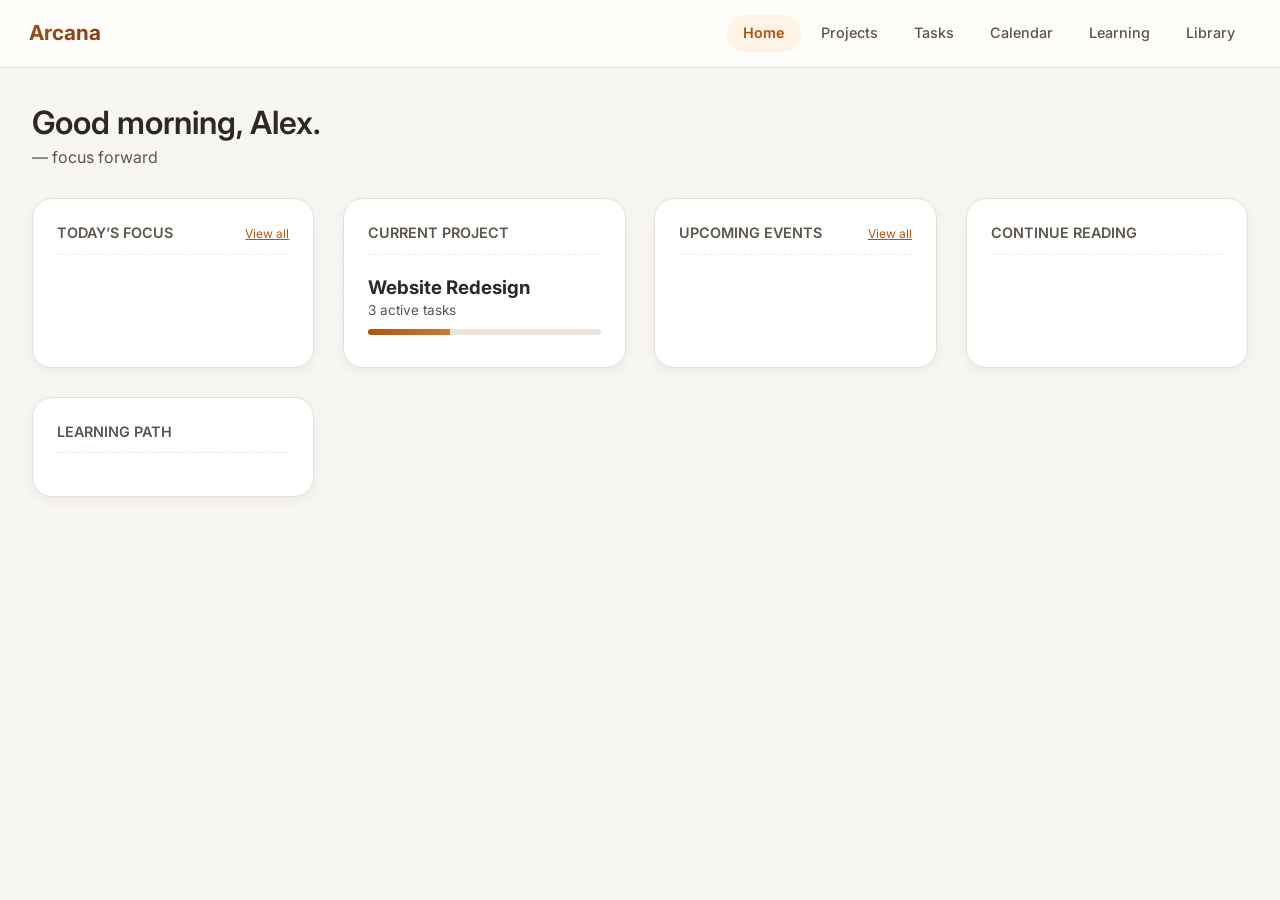
<file: index.html>
<!DOCTYPE html>
<html lang="en">
<head>
  <meta charset="UTF-8">
  <meta http-equiv="refresh" content="0; url=home.html">
  <title>Redirecting...</title>
</head>
<body>
  <a href="home.html">Go to Home</a>
</body>
</html>
</file>
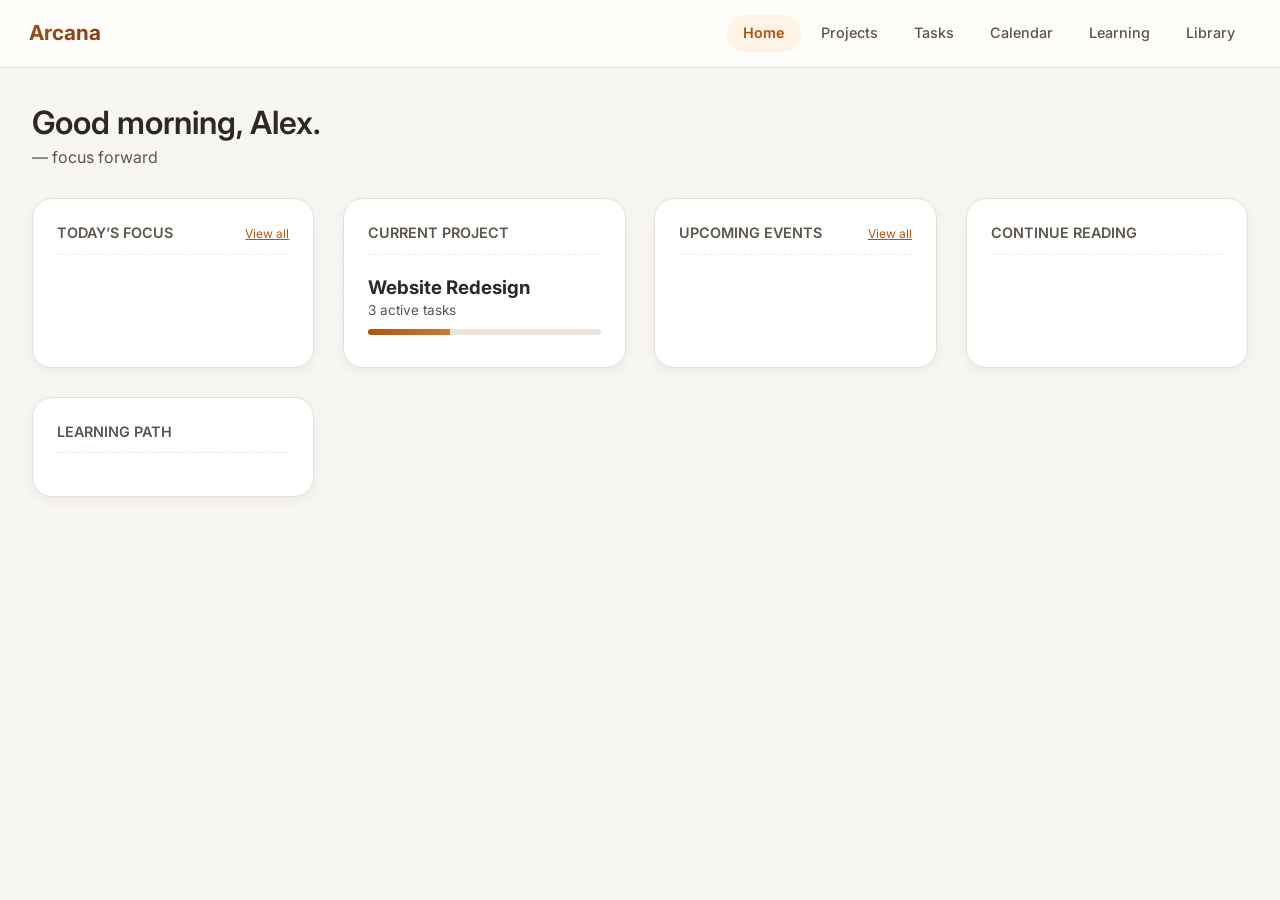
<file: home.html>
<!DOCTYPE html>
<html lang="en">
<head>
  <meta charset="UTF-8">
  <meta name="viewport" content="width=device-width, initial-scale=1.0">
  <title>Arcana – Home</title>
  <link href="https://fonts.googleapis.com/css2?family=Inter:opsz,wght@14..32,400;500;600;700&display=swap" rel="stylesheet">
  <link rel="stylesheet" href="css/style.css">
  <style>
    .delete-task-btn { background: none; border: none; cursor: pointer; color: var(--color-danger); margin-left: auto; font-size: 0.8rem; }
    .delete-task-btn:hover { opacity: 0.7; }
  </style>
</head>
<body>
<div id="app">
  <nav class="top-nav">
    <div class="logo">Arcana</div>
    <div class="nav-links">
      <a href="home.html" class="nav-link active">Home</a>
      <a href="projects.html" class="nav-link">Projects</a>
      <a href="tasks.html" class="nav-link">Tasks</a>
      <a href="calendar.html" class="nav-link">Calendar</a>
      <a href="learning.html" class="nav-link">Learning</a>
      <a href="library.html" class="nav-link">Library</a>
    </div>
  </nav>
  <main class="main-content">
    <h1 style="font-weight:600;">Good morning, Alex.</h1>
    <p style="color:var(--color-text-secondary); margin-bottom:1.8rem;"><span id="current-date"></span> — focus forward</p>
    <div class="dashboard-grid">
      <div class="widget"><div class="widget-header"><span class="widget-title">Today’s focus</span><a href="tasks.html" class="view-all">View all</a></div><div id="today-tasks"></div></div>
      <div class="widget"><div class="widget-header"><span class="widget-title">Current project</span></div><h3>Website Redesign</h3><p style="font-size:0.85rem; color:var(--color-text-secondary);" id="project-task-count">3 active tasks</p><div class="progress-bar"><div class="progress-fill" style="width:35%"></div></div></div>
      <div class="widget"><div class="widget-header"><span class="widget-title">Upcoming events</span><a href="calendar.html" class="view-all">View all</a></div><div id="upcoming-events"></div></div>
      <div class="widget"><div class="widget-header"><span class="widget-title">Continue reading</span></div><div id="continue-reading"></div></div>
      <div class="widget"><div class="widget-header"><span class="widget-title">Learning path</span></div><div id="learning-progress-widget"></div></div>
    </div>
  </main>
</div>

<script>
  // ========== AIRTABLE CONFIGURATION ==========
  const AIRTABLE_API_KEY = 'pat3c3gEAV8OVrtQR';
  const AIRTABLE_BASE_ID = 'apprEJdW35ZK7yast';
  const TASKS_TABLE = 'Tasks';
  // ============================================

  let tasks = [];

  async function fetchTasks() {
    const url = `https://api.airtable.com/v0/${AIRTABLE_BASE_ID}/${TASKS_TABLE}`;
    const response = await fetch(url, {
      headers: { Authorization: `Bearer ${AIRTABLE_API_KEY}` }
    });
    const data = await response.json();
    tasks = data.records.map(record => ({
      id: record.id,
      title: record.fields.Title,
      projectId: record.fields.ProjectId,
      dueDate: record.fields.DueDate,
      priority: record.fields.Priority,
      status: record.fields.Status,
      completed: record.fields.Completed || false
    }));
    renderHomeWidgets();
  }

  async function updateTask(taskId, updates) {
    const url = `https://api.airtable.com/v0/${AIRTABLE_BASE_ID}/${TASKS_TABLE}/${taskId}`;
    await fetch(url, {
      method: 'PATCH',
      headers: {
        Authorization: `Bearer ${AIRTABLE_API_KEY}`,
        'Content-Type': 'application/json'
      },
      body: JSON.stringify({ fields: updates })
    });
    await fetchTasks();
  }

  async function deleteTask(taskId) {
    const url = `https://api.airtable.com/v0/${AIRTABLE_BASE_ID}/${TASKS_TABLE}/${taskId}`;
    await fetch(url, { method: 'DELETE', headers: { Authorization: `Bearer ${AIRTABLE_API_KEY}` } });
    await fetchTasks();
  }

  function renderHomeWidgets() {
    const todayTasks = tasks.slice(0,3);
    document.getElementById('today-tasks').innerHTML = todayTasks.map(t => `
      <div class="task-item" data-task-id="${t.id}">
        <input type="checkbox" class="task-checkbox" ${t.completed ? 'checked' : ''}>
        <span class="task-text ${t.completed ? 'done' : ''}">${t.title}</span>
        <span class="priority-${t.priority.toLowerCase()}">${t.priority}</span>
        <button class="delete-task-btn" title="Delete task">🗑️</button>
      </div>
    `).join('');

    document.querySelectorAll('#today-tasks .task-checkbox').forEach(cb => {
      cb.addEventListener('change', async (e) => {
        const taskDiv = e.target.closest('.task-item');
        const taskId = taskDiv.dataset.taskId;
        const completed = e.target.checked;
        await updateTask(taskId, { Completed: completed });
      });
    });
    document.querySelectorAll('#today-tasks .delete-task-btn').forEach(btn => {
      btn.addEventListener('click', async (e) => {
        const taskDiv = e.target.closest('.task-item');
        const taskId = taskDiv.dataset.taskId;
        await deleteTask(taskId);
      });
    });

    document.getElementById('upcoming-events').innerHTML = `<div class="task-item">Team standup — 2026-06-06</div><div class="task-item">Dentist appointment — 2026-06-08</div>`;
    document.getElementById('continue-reading').innerHTML = `<div><strong>Eloquent JavaScript</strong><br><span style="font-size:0.8rem;">Marijn Haverbeke</span></div>`;
    document.getElementById('learning-progress-widget').innerHTML = `<p><strong>Coding</strong> · 2 chapters completed</p><div class="progress-bar"><div class="progress-fill" style="width:40%"></div></div>`;
    document.getElementById('current-date').innerText = new Date().toLocaleDateString('en-US', { weekday:'long', month:'long', day:'numeric' });
  }

  fetchTasks();
</script>
</body>
</html>
</file>
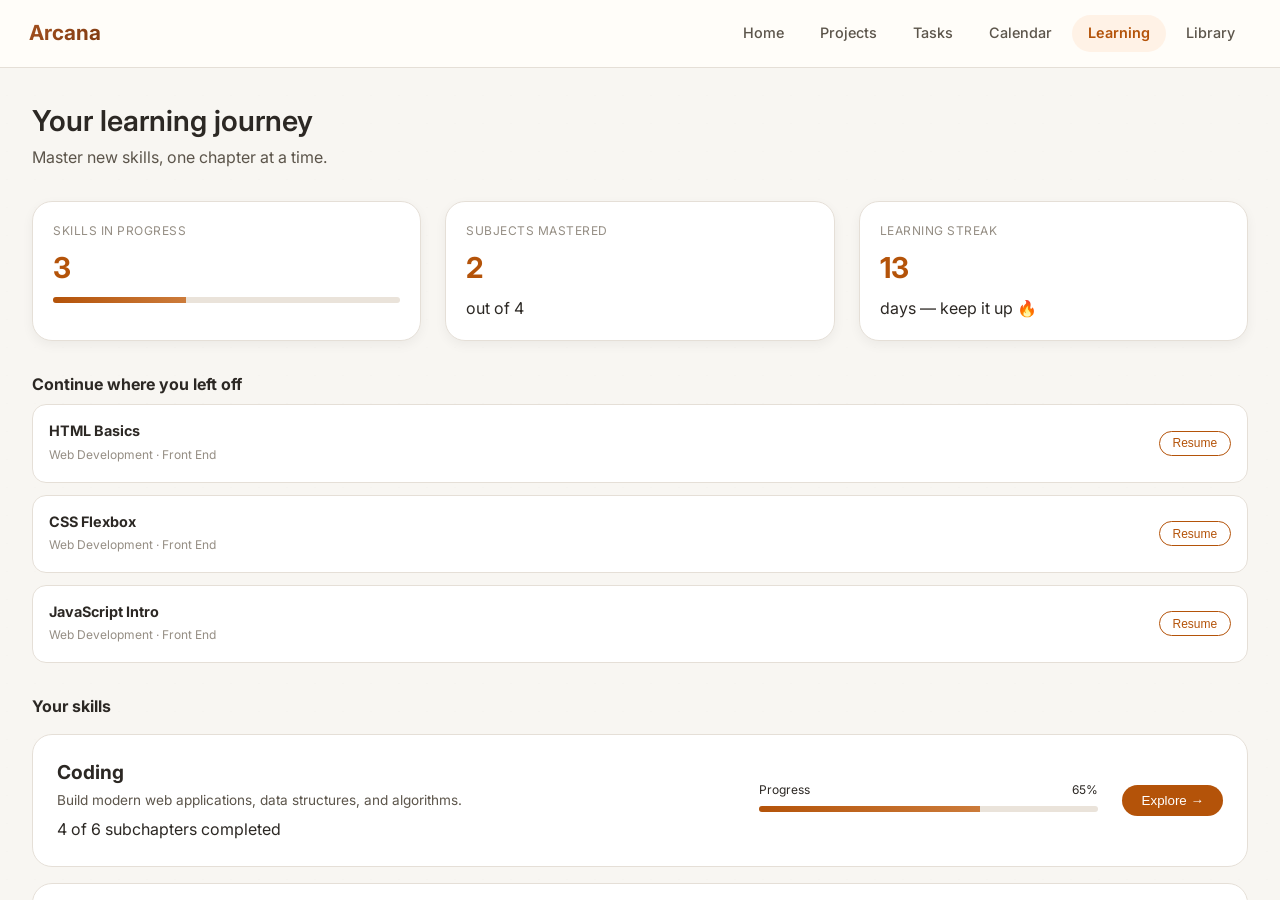
<file: learning.html>
<!DOCTYPE html>
<html lang="en">
<head>
  <meta charset="UTF-8">
  <meta name="viewport" content="width=device-width, initial-scale=1.0">
  <title>Arcana – Learning Journey</title>
  <link href="https://fonts.googleapis.com/css2?family=Inter:opsz,wght@14..32,400;500;600;700&display=swap" rel="stylesheet">
  <link rel="stylesheet" href="css/style.css">
  <style>
    /* Enhanced journey styles – bigger, richer cards */
    .journey-header {
      margin-bottom: 2rem;
    }
    .journey-header h1 {
      font-size: 1.8rem;
      font-weight: 600;
      margin-bottom: 0.25rem;
    }
    .journey-header p {
      color: var(--color-text-secondary);
    }
    .stats-grid {
      display: grid;
      grid-template-columns: repeat(auto-fit, minmax(180px, 1fr));
      gap: 1.5rem;
      margin-bottom: 2rem;
    }
    .stat-card {
      background: var(--color-surface);
      border-radius: var(--radius-lg);
      padding: 1.25rem;
      border: 1px solid var(--color-border);
      box-shadow: var(--shadow-sm);
    }
    .stat-title {
      font-size: 0.75rem;
      text-transform: uppercase;
      letter-spacing: 0.5px;
      color: var(--color-text-muted);
      margin-bottom: 0.5rem;
    }
    .stat-value {
      font-size: 1.8rem;
      font-weight: 700;
      color: var(--color-primary);
      margin-bottom: 0.5rem;
    }
    .recent-list {
      display: flex;
      flex-direction: column;
      gap: 0.75rem;
      margin-bottom: 2rem;
    }
    .recent-item {
      background: var(--color-surface);
      border-radius: var(--radius-md);
      padding: 1rem;
      border: 1px solid var(--color-border);
      display: flex;
      justify-content: space-between;
      align-items: center;
      transition: all 0.2s;
    }
    .recent-item:hover {
      border-color: var(--color-primary-soft);
      transform: translateX(4px);
    }
    .recent-info strong {
      display: block;
      font-size: 0.9rem;
    }
    .recent-info span {
      font-size: 0.75rem;
      color: var(--color-text-muted);
    }
    .continue-btn {
      background: none;
      border: 1px solid var(--color-primary);
      color: var(--color-primary);
      padding: 0.3rem 0.8rem;
      border-radius: 30px;
      font-size: 0.75rem;
      font-weight: 500;
      cursor: pointer;
      transition: all 0.2s;
    }
    .continue-btn:hover {
      background: var(--color-primary);
      color: white;
    }
    .goal-card {
      background: linear-gradient(135deg, #fff3e8 0%, #feeedf 100%);
      border-radius: var(--radius-lg);
      padding: 1.25rem;
      margin-top: 1.5rem;
      border: 1px solid var(--color-primary-soft);
    }
    .goal-title {
      font-weight: 600;
      margin-bottom: 0.5rem;
    }
    /* Horizontal skill cards */
    .skill-row {
      display: flex;
      flex-direction: column;
      gap: 1rem;
      margin-top: 1rem;
    }
    .skill-card-horizontal {
      background: var(--color-surface);
      border: 1px solid var(--color-border);
      border-radius: var(--radius-lg);
      padding: 1.5rem;
      display: flex;
      align-items: center;
      justify-content: space-between;
      flex-wrap: wrap;
      gap: 1.5rem;
      cursor: pointer;
      transition: all 0.2s;
    }
    .skill-card-horizontal:hover {
      transform: translateY(-3px);
      border-color: var(--color-primary);
      box-shadow: var(--shadow-md);
    }
    .skill-info {
      flex: 2;
      min-width: 180px;
    }
    .skill-name {
      font-size: 1.2rem;
      font-weight: 700;
      margin-bottom: 0.25rem;
    }
    .skill-description {
      font-size: 0.85rem;
      color: var(--color-text-secondary);
      margin-bottom: 0.5rem;
    }
    .skill-progress-area {
      flex: 1;
      min-width: 200px;
    }
    .progress-label {
      display: flex;
      justify-content: space-between;
      font-size: 0.75rem;
      margin-bottom: 0.25rem;
    }
    .explore-btn {
      background: var(--color-primary);
      color: white;
      border: none;
      padding: 0.5rem 1.2rem;
      border-radius: 40px;
      font-weight: 500;
      cursor: pointer;
    }
    /* Larger card grid for subjects & chapters */
    .large-card-grid {
      display: grid;
      grid-template-columns: repeat(auto-fill, minmax(280px, 1fr));
      gap: 1.5rem;
      margin-top: 1rem;
    }
    .subject-card, .chapter-card {
      background: var(--color-surface);
      border-radius: var(--radius-lg);
      border: 1px solid var(--color-border);
      overflow: hidden;
      transition: all 0.2s;
      cursor: pointer;
      display: flex;
      flex-direction: column;
    }
    .subject-card:hover, .chapter-card:hover {
      transform: translateY(-4px);
      border-color: var(--color-primary);
      box-shadow: var(--shadow-md);
    }
    .card-cover {
      height: 120px;
      background: linear-gradient(135deg, #f3ede6, #e8dfd5);
      display: flex;
      align-items: center;
      justify-content: center;
      font-size: 2.5rem;
      color: var(--color-primary);
      border-bottom: 1px solid var(--color-border);
    }
    .card-content {
      padding: 1.2rem;
    }
    .card-title {
      font-size: 1.1rem;
      font-weight: 700;
      margin-bottom: 0.5rem;
    }
    .card-description {
      font-size: 0.8rem;
      color: var(--color-text-secondary);
      margin-bottom: 0.75rem;
      line-height: 1.4;
    }
    .card-progress {
      margin: 0.5rem 0;
    }
    .card-action {
      margin-top: 0.5rem;
      text-align: right;
    }
    .action-link {
      color: var(--color-primary);
      font-weight: 500;
      font-size: 0.8rem;
    }
    /* Subchapter cards */
    .subchapter-grid {
      display: grid;
      grid-template-columns: repeat(auto-fill, minmax(260px, 1fr));
      gap: 1.2rem;
      margin-top: 1rem;
    }
    .subchapter-card {
      background: var(--color-surface);
      border-radius: var(--radius-md);
      border: 1px solid var(--color-border);
      overflow: hidden;
      transition: all 0.2s;
      cursor: pointer;
    }
    .subchapter-card:hover {
      transform: translateY(-3px);
      border-color: var(--color-primary);
      box-shadow: var(--shadow-sm);
    }
    .subchapter-cover {
      height: 100px;
      background: #f1ede7;
      display: flex;
      align-items: center;
      justify-content: center;
      font-size: 2rem;
    }
    .subchapter-content {
      padding: 1rem;
    }
    .subchapter-title {
      font-weight: 600;
      margin-bottom: 0.25rem;
    }
    .subchapter-type {
      font-size: 0.7rem;
      text-transform: uppercase;
      color: var(--color-primary);
      margin-bottom: 0.5rem;
    }
    /* Video player layout with playlist sidebar */
    .video-layout {
      display: flex;
      gap: 2rem;
      margin-top: 1rem;
      flex-wrap: wrap;
    }
    .player-section {
      flex: 2;
      min-width: 300px;
    }
    .player-placeholder {
      background: #1e1b18;
      border-radius: var(--radius-md);
      aspect-ratio: 16/9;
      overflow: hidden;
      box-shadow: var(--shadow-sm);
      border: 1px solid var(--color-border);
    }
    .notes-box {
      margin-top: 1.5rem;
    }
    .notes-box label {
      font-weight: 600;
      display: block;
      margin-bottom: 0.5rem;
    }
    .notes-box textarea {
      width: 100%;
      padding: 0.75rem;
      border-radius: var(--radius-sm);
      border: 1px solid var(--color-border);
      background: var(--color-bg);
      color: var(--color-text);
      resize: vertical;
    }
    /* Playlist sidebar */
    .playlist-sidebar {
      flex: 1;
      min-width: 260px;
      background: var(--color-surface);
      border-radius: var(--radius-md);
      border: 1px solid var(--color-border);
      padding: 1rem;
      max-height: 600px;
      overflow-y: auto;
    }
    .playlist-sidebar h4 {
      font-weight: 600;
      margin-bottom: 0.75rem;
      border-bottom: 2px solid var(--color-primary);
      display: inline-block;
      padding-bottom: 0.25rem;
    }
    .playlist-item {
      padding: 0.6rem 0.8rem;
      border-radius: var(--radius-sm);
      cursor: pointer;
      transition: all 0.2s;
      margin-bottom: 0.25rem;
      border: 1px solid transparent;
    }
    .playlist-item:hover {
      background: rgba(180, 83, 9, 0.08);
      border-color: var(--color-primary-soft);
    }
    .playlist-item.active {
      background: rgba(180, 83, 9, 0.15);
      border-color: var(--color-primary);
      font-weight: 500;
    }
    .playlist-item-title {
      font-size: 0.85rem;
      font-weight: 500;
    }
    .playlist-item-type {
      font-size: 0.65rem;
      color: var(--color-text-muted);
      margin-top: 0.2rem;
    }
    @media (max-width: 800px) {
      .video-layout { flex-direction: column; }
      .playlist-sidebar { max-height: 300px; }
    }
  </style>
</head>
<body>
<div id="app">
  <nav class="top-nav">
    <div class="logo">Arcana</div>
    <div class="nav-links">
      <a href="home.html" class="nav-link">Home</a>
      <a href="projects.html" class="nav-link">Projects</a>
      <a href="tasks.html" class="nav-link">Tasks</a>
      <a href="calendar.html" class="nav-link">Calendar</a>
      <a href="learning.html" class="nav-link active">Learning</a>
      <a href="library.html" class="nav-link">Library</a>
    </div>
  </nav>

  <main class="main-content">
    <div id="learning-container"></div>
  </main>
</div>

<script src="js/data.js"></script>
<script>
  // --------------------------------------------------------------
  // Enhanced Learning Journey – with video playlist (subchapter list)
  // --------------------------------------------------------------
  const container = document.getElementById('learning-container');

  // Skill metadata
  const skillDetails = {
    s1: { name: 'Coding', description: 'Build modern web applications, data structures, and algorithms.', progress: 65, completed: 4, total: 6 },
    s2: { name: 'Physics', description: 'Understand classical mechanics, motion, and forces.', progress: 30, completed: 1, total: 3 },
    s3: { name: 'Accounting', description: 'Master financial statements, balance sheets, and equity.', progress: 20, completed: 1, total: 5 }
  };

  // Subject & chapter metadata (for cover icons and descriptions)
  const subjectMeta = {
    sub1: { description: 'Learn to build responsive websites with HTML, CSS, and JavaScript.', progress: 70, coverIcon: '🌐' },
    sub2: { description: 'Master arrays, linked lists, and algorithmic thinking.', progress: 45, coverIcon: '📊' },
    sub3: { description: 'Explore Newton’s laws, kinematics, and dynamics.', progress: 30, coverIcon: '⚙️' },
    sub4: { description: 'Understand assets, liabilities, and equity fundamentals.', progress: 25, coverIcon: '📈' }
  };
  const chapterMeta = {
    ch1: { description: 'Foundations of front‑end development: HTML, CSS, and interactivity.', progress: 66, coverIcon: '🎨' },
    ch2: { description: 'Server‑side JavaScript with Node.js and Express.', progress: 20, coverIcon: '⚙️' },
    ch3: { description: 'Learn about arrays, linked lists, and big O notation.', progress: 30, coverIcon: '🔗' },
    ch4: { description: 'Study Newton’s first law, inertia, and forces.', progress: 40, coverIcon: '🍎' },
    ch5: { description: 'The accounting equation: assets = liabilities + equity.', progress: 20, coverIcon: '📘' }
  };

  // Recent subchapters
  const recentSubchapters = learningData.subchapters.slice(0, 3).map(sc => {
    const chapter = learningData.chapters.find(c => c.id === sc.chapterId);
    const subject = learningData.subjects.find(s => s.id === chapter?.subjectId);
    return { ...sc, chapterName: chapter?.name, subjectName: subject?.name };
  });

  // Helper: get all subchapters of a given chapter
  function getPlaylistForChapter(chapterId) {
    return learningData.subchapters.filter(sc => sc.chapterId === chapterId);
  }

  // Show video view with playlist sidebar (all subchapters of the same chapter)
  function showVideoView(subchapter, chapterId) {
    const chapter = learningData.chapters.find(c => c.id === chapterId);
    const subject = learningData.subjects.find(s => s.id === chapter?.subjectId);
    const playlist = getPlaylistForChapter(chapterId);
    const currentIndex = playlist.findIndex(sc => sc.id === subchapter.id);

    container.innerHTML = `
      <div class="drill-header">
        <button class="back-btn" id="back-to-subchapters">← Back to chapter resources</button>
        <h2>${chapter?.name || 'Chapter'} – ${subchapter.title}</h2>
      </div>
      <div class="video-layout">
        <div class="player-section">
          <div class="player-placeholder">
            ${subchapter.type === 'video' && subchapter.url 
              ? `<iframe src="${subchapter.url}" style="width:100%; height:100%; border:none;" allowfullscreen></iframe>`
              : `<div style="display:flex; align-items:center; justify-content:center; height:100%; color:var(--color-text-muted);">Book resource – read offline</div>`
            }
          </div>
          <div class="notes-box">
            <label>Notes</label>
            <textarea placeholder="Write your insights..."></textarea>
          </div>
        </div>
        <div class="playlist-sidebar">
          <h4>${chapter?.name || 'Chapter'} playlist</h4>
          ${playlist.map((sc, idx) => `
            <div class="playlist-item ${idx === currentIndex ? 'active' : ''}" data-subchapter='${JSON.stringify(sc)}'>
              <div class="playlist-item-title">
                ${idx + 1}. ${sc.title}
              </div>
              <div class="playlist-item-type">${sc.type === 'video' ? '🎬 Video' : '📘 Book'}</div>
            </div>
          `).join('')}
        </div>
      </div>
    `;

    // Back button
    document.getElementById('back-to-subchapters').onclick = () => showSubchaptersForChapter(chapterId);

    // Playlist click handlers
    document.querySelectorAll('.playlist-item').forEach(item => {
      item.addEventListener('click', () => {
        const sc = JSON.parse(item.dataset.subchapter);
        showVideoView(sc, chapterId);
      });
    });
  }

  // --------------------------------------------------------------
  // Drill‑down functions (dashboard, skills, subjects, chapters, subchapters)
  // --------------------------------------------------------------
  function showJourneyDashboard() {
    container.innerHTML = `
      <div class="journey-header">
        <h1>Your learning journey</h1>
        <p>Master new skills, one chapter at a time.</p>
      </div>
      <div class="stats-grid">
        <div class="stat-card">
          <div class="stat-title">Skills in progress</div>
          <div class="stat-value">${learningData.skills.length}</div>
          <div class="progress-bar"><div class="progress-fill" style="width: ${(skillDetails.s1.progress + skillDetails.s2.progress + skillDetails.s3.progress) / 3}%"></div></div>
        </div>
        <div class="stat-card">
          <div class="stat-title">Subjects mastered</div>
          <div class="stat-value">2</div>
          <div class="stat-progress">out of ${learningData.subjects.length}</div>
        </div>
        <div class="stat-card">
          <div class="stat-title">Learning streak</div>
          <div class="stat-value">13</div>
          <div class="stat-progress">days — keep it up 🔥</div>
        </div>
      </div>
      <div style="margin-bottom: 0.5rem;"><strong>Continue where you left off</strong></div>
      <div class="recent-list">
        ${recentSubchapters.map(sc => `
          <div class="recent-item" data-subchapter='${JSON.stringify(sc)}'>
            <div class="recent-info"><strong>${sc.title}</strong><span>${sc.subjectName} · ${sc.chapterName}</span></div>
            <button class="continue-btn">Resume</button>
          </div>
        `).join('')}
      </div>
      <div style="margin: 1.5rem 0 1rem 0;"><strong>Your skills</strong></div>
      <div class="skill-row">
        ${learningData.skills.map(skill => {
          const d = skillDetails[skill.id];
          return `
            <div class="skill-card-horizontal" data-skill-id="${skill.id}">
              <div class="skill-info">
                <div class="skill-name">${d.name}</div>
                <div class="skill-description">${d.description}</div>
                <div class="skill-stats">${d.completed} of ${d.total} subchapters completed</div>
              </div>
              <div class="skill-progress-area">
                <div class="progress-label"><span>Progress</span><span>${d.progress}%</span></div>
                <div class="progress-bar"><div class="progress-fill" style="width: ${d.progress}%"></div></div>
              </div>
              <div class="skill-action"><button class="explore-btn">Explore →</button></div>
            </div>
          `;
        }).join('')}
      </div>
      <div class="goal-card">
        <div class="goal-title">🎯 Weekly goal</div>
        <div>Complete 5 learning modules this week</div>
        <div class="progress-bar"><div class="progress-fill" style="width: 40%"></div></div>
        <div class="goal-stats" style="font-size:0.8rem; margin-top:0.5rem;">2 of 5 completed · 3 days remaining</div>
      </div>
    `;

    // Skill cards
    document.querySelectorAll('.skill-card-horizontal').forEach(card => {
      const skillId = card.dataset.skillId;
      const open = () => showSubjectsForSkill(skillId);
      card.addEventListener('click', open);
      card.querySelector('.explore-btn')?.addEventListener('click', (e) => { e.stopPropagation(); open(); });
    });
    // Resume recent items
    document.querySelectorAll('.recent-item').forEach(item => {
      const sc = JSON.parse(item.dataset.subchapter);
      item.querySelector('.continue-btn').addEventListener('click', (e) => {
        e.stopPropagation();
        if (sc.type === 'video' && sc.url) showVideoView(sc, sc.chapterId);
        else alert(`"${sc.title}" is a book resource. Read it in the library.`);
      });
    });
  }

  function showSubjectsForSkill(skillId) {
    const skill = learningData.skills.find(s => s.id === skillId);
    const subjects = learningData.subjects.filter(s => s.skillId === skillId);
    container.innerHTML = `
      <div class="drill-header">
        <button class="back-btn" id="back-to-dashboard">← Back to dashboard</button>
        <h2>${skill.name} – Subjects</h2>
      </div>
      <div class="large-card-grid">
        ${subjects.map(sub => {
          const meta = subjectMeta[sub.id] || { description: 'Explore this subject.', progress: 0, coverIcon: '📚' };
          return `
            <div class="subject-card" data-subject="${sub.id}">
              <div class="card-cover">${meta.coverIcon}</div>
              <div class="card-content">
                <div class="card-title">${sub.name}</div>
                <div class="card-description">${meta.description}</div>
                <div class="card-progress">
                  <div class="progress-label"><span>Progress</span><span>${meta.progress}%</span></div>
                  <div class="progress-bar"><div class="progress-fill" style="width: ${meta.progress}%"></div></div>
                </div>
                <div class="card-action"><span class="action-link">View chapters →</span></div>
              </div>
            </div>
          `;
        }).join('')}
      </div>`;
    document.getElementById('back-to-dashboard').onclick = showJourneyDashboard;
    document.querySelectorAll('.subject-card').forEach(card => {
      card.addEventListener('click', () => showChaptersForSubject(card.dataset.subject));
    });
  }

  function showChaptersForSubject(subjectId) {
    const sub = learningData.subjects.find(s => s.id === subjectId);
    const chapters = learningData.chapters.filter(ch => ch.subjectId === subjectId);
    container.innerHTML = `
      <div class="drill-header">
        <button class="back-btn" id="back-to-subjects">← Back</button>
        <h2>${sub.name} – Chapters</h2>
      </div>
      <div class="large-card-grid">
        ${chapters.map(ch => {
          const meta = chapterMeta[ch.id] || { description: 'Dive into this chapter.', progress: 0, coverIcon: '📖' };
          return `
            <div class="chapter-card" data-chapter="${ch.id}">
              <div class="card-cover">${meta.coverIcon}</div>
              <div class="card-content">
                <div class="card-title">${ch.name}</div>
                <div class="card-description">${meta.description}</div>
                <div class="card-progress">
                  <div class="progress-label"><span>Progress</span><span>${meta.progress}%</span></div>
                  <div class="progress-bar"><div class="progress-fill" style="width: ${meta.progress}%"></div></div>
                </div>
                <div class="card-action"><span class="action-link">Explore resources →</span></div>
              </div>
            </div>
          `;
        }).join('')}
      </div>`;
    document.getElementById('back-to-subjects').onclick = () => {
      const parentSkill = learningData.skills.find(skill => skill.id === sub.skillId);
      if (parentSkill) showSubjectsForSkill(parentSkill.id);
      else showJourneyDashboard();
    };
    document.querySelectorAll('.chapter-card').forEach(card => {
      card.addEventListener('click', () => showSubchaptersForChapter(card.dataset.chapter));
    });
  }

  function showSubchaptersForChapter(chapterId) {
    const ch = learningData.chapters.find(c => c.id === chapterId);
    const subchapters = learningData.subchapters.filter(sc => sc.chapterId === chapterId);
    container.innerHTML = `
      <div class="drill-header">
        <button class="back-btn" id="back-to-chapters">← Back</button>
        <h2>${ch.name} – Resources</h2>
      </div>
      <div class="subchapter-grid">
        ${subchapters.map(sc => `
          <div class="subchapter-card" data-subchapter='${JSON.stringify(sc)}'>
            <div class="subchapter-cover">${sc.type === 'video' ? '🎬' : '📘'}</div>
            <div class="subchapter-content">
              <div class="subchapter-type">${sc.type === 'video' ? 'Video lesson' : 'Reading material'}</div>
              <div class="subchapter-title">${sc.title}</div>
              <div class="card-action" style="margin-top:0.5rem;"><span class="action-link">${sc.type === 'video' ? 'Watch now →' : 'Read now →'}</span></div>
            </div>
          </div>
        `).join('')}
      </div>`;
    document.getElementById('back-to-chapters').onclick = () => {
      const parentSubject = learningData.subjects.find(s => s.id === ch.subjectId);
      if (parentSubject) showChaptersForSubject(parentSubject.id);
      else showJourneyDashboard();
    };
    document.querySelectorAll('.subchapter-card').forEach(card => {
      card.addEventListener('click', () => {
        const sc = JSON.parse(card.dataset.subchapter);
        if (sc.type === 'video' && sc.url) showVideoView(sc, chapterId);
        else alert(`"${sc.title}" is a book resource. You can read it in the library.`);
      });
    });
  }

  // Start
  showJourneyDashboard();
</script>
</body>
</html>
</file>
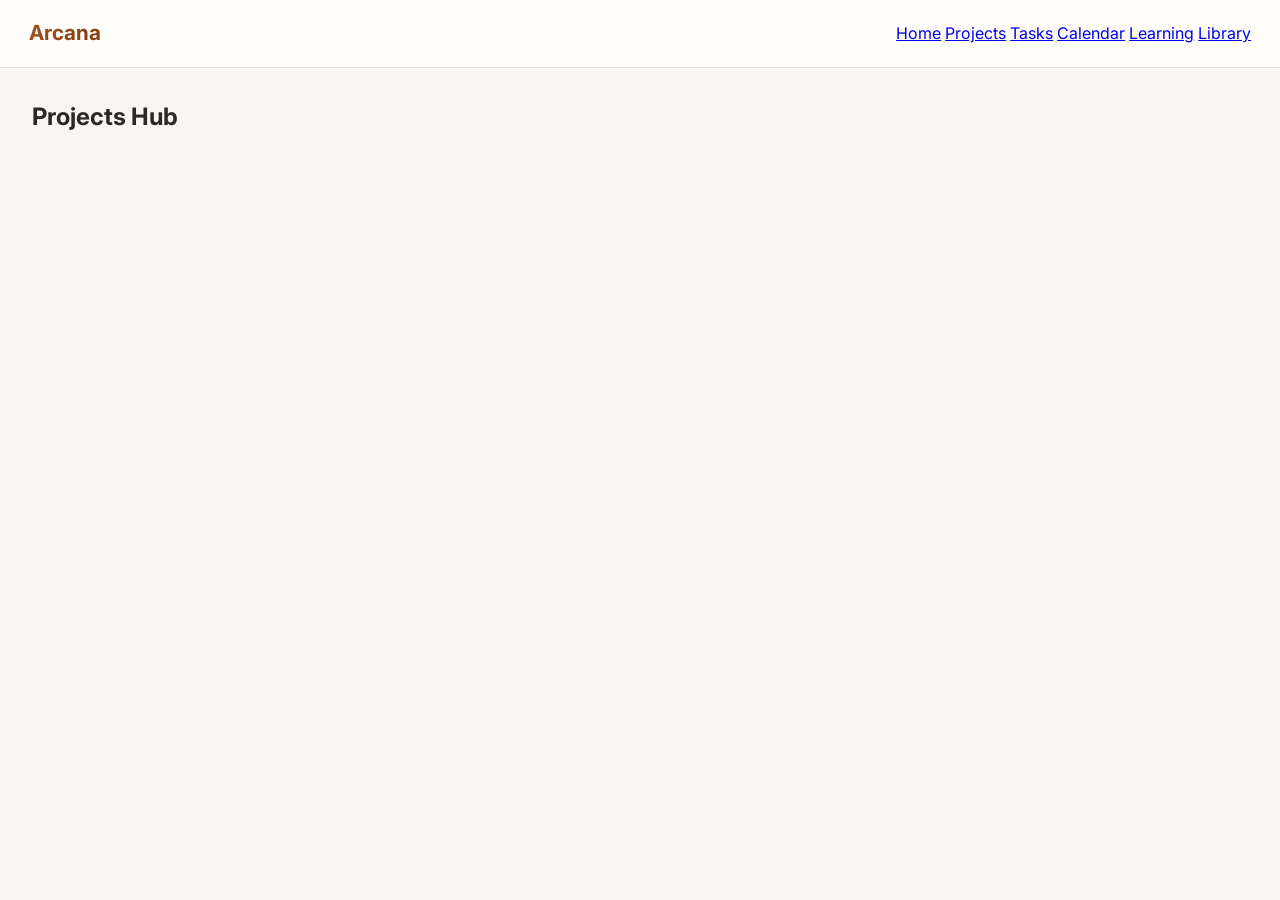
<file: projects.html>
<!DOCTYPE html>
<html lang="en">
<head>
  <meta charset="UTF-8">
  <title>Arcana – Projects Hub</title>
  <link href="https://fonts.googleapis.com/css2?family=Inter:opsz,wght@14..32,400;500;600;700&display=swap" rel="stylesheet">
  <link rel="stylesheet" href="css/style.css">
  <style>
    .projects-layout { display: flex; gap: 1.5rem; flex-wrap: wrap; }
    .domains-panel { flex: 1.2; background: var(--color-surface); border-radius: var(--radius-lg); border: 1px solid var(--color-border); padding: 1rem; }
    .kanban-panel { flex: 2.5; background: var(--color-surface); border-radius: var(--radius-lg); border: 1px solid var(--color-border); padding: 1rem; }
    .detail-panel { flex: 1.5; background: var(--color-surface); border-radius: var(--radius-lg); border: 1px solid var(--color-border); padding: 1rem; max-height: 70vh; overflow-y: auto; }
    .kanban-columns { display: flex; flex-direction: column; gap: 1rem; }
    .kanban-col { background: #faf8f4; border-radius: var(--radius-md); padding: 0.75rem; border: 1px solid var(--color-border-light); }
    .project-card { background: white; border: 1px solid var(--color-border); border-radius: var(--radius-sm); padding: 0.6rem; margin-bottom: 0.6rem; cursor: pointer; }
    .project-card.selected { border-color: var(--color-primary); background: rgba(180,83,9,0.05); }
    .add-btn { background: none; border: none; color: var(--color-primary); cursor: pointer; }
    .edit-field { width: 100%; padding: 0.3rem; border-radius: 6px; border: 1px solid var(--color-border); margin-top: 0.2rem; }
    .back-btn { background: var(--color-primary); color: white; border: none; padding: 0.3rem 0.8rem; border-radius: 40px; cursor: pointer; }
    .task-item-proj { display: flex; align-items: center; gap: 8px; margin-bottom: 4px; }
    .done { text-decoration: line-through; color: var(--color-text-muted); }
  </style>
</head>
<body>
<div id="app">
  <nav class="top-nav"><div class="logo">Arcana</div><div class="nav-links">
    <a href="home.html">Home</a><a href="projects.html" class="active">Projects</a><a href="tasks.html">Tasks</a><a href="calendar.html">Calendar</a><a href="learning.html">Learning</a><a href="library.html">Library</a>
  </div></nav>
  <main class="main-content"><h2>Projects Hub</h2><div class="projects-layout" id="projects-layout"></div></main>
</div>

<script>
  // ======================== AIRTABLE CONFIGURATION ========================
  const AIRTABLE_API_KEY = 'pat3c3gEAV8OVrtQR';
  const AIRTABLE_BASE_ID = 'apprEJdW35ZK7yast';
  const PROJECTS_TABLE = 'Projects';
  const TASKS_TABLE = 'Tasks';
  // ========================================================================

  let projects = [];
  let tasks = [];
  let selectedProjectId = null;
  let activeGroupId = 'g1';

  // Hardcoded domains / groups (UI grouping only)
  const domains = [{id:'d1',name:'Academics'},{id:'d2',name:'Clubs'},{id:'d3',name:'Personal'}];
  const groups = [{id:'g1',domainId:'d1',name:'Computer Science'},{id:'g2',domainId:'d1',name:'Mathematics'},{id:'g3',domainId:'d2',name:'Coding Club'},{id:'g4',domainId:'d3',name:'Fitness'}];

  // ---------- Airtable read/write functions ----------
  async function fetchProjects() {
    const url = `https://api.airtable.com/v0/${AIRTABLE_BASE_ID}/${PROJECTS_TABLE}`;
    const res = await fetch(url, { headers: { Authorization: `Bearer ${AIRTABLE_API_KEY}` } });
    const data = await res.json();
    projects = data.records.map(rec => ({
      id: rec.id,
      name: rec.fields.Name,
      status: rec.fields.Status || 'todo',
      priority: rec.fields.Priority || 'Medium',
      dueDate: rec.fields.DueDate || '',
      description: rec.fields.Description || '',
      groupId: rec.fields.GroupId || 'g1'
    }));
    renderDomainsAndKanban();
  }

  async function updateProject(projectId, updates) {
    await fetch(`https://api.airtable.com/v0/${AIRTABLE_BASE_ID}/${PROJECTS_TABLE}/${projectId}`, {
      method: 'PATCH',
      headers: { Authorization: `Bearer ${AIRTABLE_API_KEY}`, 'Content-Type': 'application/json' },
      body: JSON.stringify({ fields: updates })
    });
    await fetchProjects();
  }

  async function addProject(newProject) {
    await fetch(`https://api.airtable.com/v0/${AIRTABLE_BASE_ID}/${PROJECTS_TABLE}`, {
      method: 'POST',
      headers: { Authorization: `Bearer ${AIRTABLE_API_KEY}`, 'Content-Type': 'application/json' },
      body: JSON.stringify({ fields: newProject })
    });
    await fetchProjects();
  }

  async function deleteProject(projectId) {
    await fetch(`https://api.airtable.com/v0/${AIRTABLE_BASE_ID}/${PROJECTS_TABLE}/${projectId}`, {
      method: 'DELETE',
      headers: { Authorization: `Bearer ${AIRTABLE_API_KEY}` }
    });
    await fetchProjects();
  }

  async function fetchTasks() {
    const url = `https://api.airtable.com/v0/${AIRTABLE_BASE_ID}/${TASKS_TABLE}`;
    const res = await fetch(url, { headers: { Authorization: `Bearer ${AIRTABLE_API_KEY}` } });
    const data = await res.json();
    tasks = data.records.map(rec => ({
      id: rec.id,
      title: rec.fields.Title,
      projectId: rec.fields.ProjectId,
      dueDate: rec.fields.DueDate,
      priority: rec.fields.Priority || 'Medium',
      status: rec.fields.Status || 'Not Started',
      completed: rec.fields.Completed || false
    }));
    if (selectedProjectId) refreshDetailPanel();
    renderDomainsAndKanban(); // re‑render to update task counts in sidebar (if any)
  }

  async function updateTask(taskId, updates) {
    await fetch(`https://api.airtable.com/v0/${AIRTABLE_BASE_ID}/${TASKS_TABLE}/${taskId}`, {
      method: 'PATCH',
      headers: { Authorization: `Bearer ${AIRTABLE_API_KEY}`, 'Content-Type': 'application/json' },
      body: JSON.stringify({ fields: updates })
    });
    await fetchTasks();
  }

  async function deleteTask(taskId) {
    await fetch(`https://api.airtable.com/v0/${AIRTABLE_BASE_ID}/${TASKS_TABLE}/${taskId}`, {
      method: 'DELETE',
      headers: { Authorization: `Bearer ${AIRTABLE_API_KEY}` }
    });
    await fetchTasks();
  }

  async function addTask(newTask) {
    await fetch(`https://api.airtable.com/v0/${AIRTABLE_BASE_ID}/${TASKS_TABLE}`, {
      method: 'POST',
      headers: { Authorization: `Bearer ${AIRTABLE_API_KEY}`, 'Content-Type': 'application/json' },
      body: JSON.stringify({ fields: newTask })
    });
    await fetchTasks();
  }

  // ---------- UI rendering ----------
  function renderDomainsAndKanban() {
    const groupProjects = projects.filter(p => p.groupId === activeGroupId);
    const cols = ['todo','in-progress','planning','done'];
    const titles = {todo:'To Do','in-progress':'In Progress',planning:'Planning',done:'Done'};
    const container = document.getElementById('projects-layout');
    container.innerHTML = `
      <div class="domains-panel">
        <h3>Domains</h3>
        ${domains.map(d => `<div><strong>${d.name}</strong><ul>${groups.filter(g=>g.domainId===d.id).map(g => `<li style="cursor:pointer;padding:4px;${activeGroupId===g.id?'background:#ffe6d5;border-left:3px solid var(--color-primary);':''}" data-group="${g.id}">${g.name}</li>`).join('')}</ul></div>`).join('')}
        <button class="add-btn" id="newProjectBtn" style="margin-top:1rem;">+ New Project</button>
      </div>
      <div class="kanban-panel">
        <h3>${groups.find(g=>g.id===activeGroupId)?.name}</h3>
        <div class="kanban-columns">
          ${cols.map(col => `
            <div class="kanban-col" data-status="${col}">
              <div class="col-title">${titles[col]}</div>
              ${groupProjects.filter(p => p.status === col).map(p => `
                <div class="project-card ${selectedProjectId === p.id ? 'selected' : ''}" data-project-id="${p.id}">
                  <div class="project-title">${p.name}</div>
                  <div class="project-meta">${p.priority} · due ${p.dueDate || '—'}</div>
                </div>
              `).join('')}
            </div>
          `).join('')}
        </div>
      </div>
      <div class="detail-panel" id="detailPanel">Select a project</div>
    `;
    // Group click
    document.querySelectorAll('[data-group]').forEach(el => {
      el.addEventListener('click', () => { activeGroupId = el.dataset.group; renderDomainsAndKanban(); });
    });
    // Project card click
    document.querySelectorAll('.project-card').forEach(card => {
      card.addEventListener('click', () => {
        selectedProjectId = card.dataset.projectId;
        renderDomainsAndKanban();
        refreshDetailPanel();
      });
    });
    // New project button
    document.getElementById('newProjectBtn').addEventListener('click', async () => {
      const name = prompt('Project name:'); if (!name) return;
      await addProject({ Name: name, Status: 'todo', Priority: 'Medium', DueDate: '', Description: '', GroupId: activeGroupId });
    });
    // Drag & drop
    document.querySelectorAll('.project-card').forEach(card => {
      card.setAttribute('draggable', 'true');
      card.addEventListener('dragstart', e => e.dataTransfer.setData('text/plain', card.dataset.projectId));
    });
    document.querySelectorAll('.kanban-col').forEach(col => {
      col.addEventListener('dragover', e => e.preventDefault());
      col.addEventListener('drop', async e => {
        const pid = e.dataTransfer.getData('text/plain');
        const newStatus = col.dataset.status;
        const proj = projects.find(p => p.id === pid);
        if (proj && proj.status !== newStatus) {
          await updateProject(pid, { Status: newStatus });
        }
      });
    });
  }

  async function refreshDetailPanel() {
    const proj = projects.find(p => p.id === selectedProjectId);
    if (!proj) return;
    const projTasks = tasks.filter(t => t.projectId === proj.id);
    const detailDiv = document.getElementById('detailPanel');
    detailDiv.innerHTML = `
      <input id="pname" value="${proj.name}" class="edit-field">
      <textarea id="pdesc" class="edit-field">${proj.description || ''}</textarea>
      <select id="pstatus" class="edit-field">${['todo','in-progress','planning','done'].map(s=>`<option ${proj.status===s?'selected':''}>${s}</option>`).join('')}</select>
      <select id="ppriority" class="edit-field"><option ${proj.priority==='High'?'selected':''}>High</option><option ${proj.priority==='Medium'?'selected':''}>Medium</option><option ${proj.priority==='Low'?'selected':''}>Low</option></select>
      <input type="date" id="pdue" value="${proj.dueDate || ''}" class="edit-field">
      <button class="back-btn" id="saveProj">Save changes</button>
      <button class="back-btn" id="deleteProj" style="background:#c2410c;">Delete Project</button>
      <div><h4>Tasks <button class="add-btn" id="addTaskBtn">+ Add</button></h4><div id="projTaskList"></div></div>
    `;
    const taskContainer = document.getElementById('projTaskList');
    if (projTasks.length === 0) taskContainer.innerHTML = '<div>No tasks</div>';
    else taskContainer.innerHTML = projTasks.map(t => `
      <div class="task-item-proj" data-task-id="${t.id}">
        <input type="checkbox" class="task-checkbox-proj" ${t.completed ? 'checked' : ''}>
        <span class="${t.completed ? 'done' : ''}">${t.title}</span>
        <span class="priority-${t.priority.toLowerCase()}">${t.priority}</span>
        <button class="delete-task-proj" style="background:none;border:none;cursor:pointer;">🗑️</button>
      </div>
    `).join('');

    document.getElementById('saveProj').onclick = async () => {
      await updateProject(proj.id, {
        Name: document.getElementById('pname').value,
        Description: document.getElementById('pdesc').value,
        Status: document.getElementById('pstatus').value,
        Priority: document.getElementById('ppriority').value,
        DueDate: document.getElementById('pdue').value
      });
    };
    document.getElementById('deleteProj').onclick = async () => {
      if (confirm('Delete this project? Tasks will remain but become unlinked.')) {
        await deleteProject(proj.id);
        selectedProjectId = null;
        renderDomainsAndKanban();
      }
    };
    document.getElementById('addTaskBtn').onclick = async () => {
      const title = prompt('Task title:'); if (!title) return;
      const dueDate = prompt('Due date (YYYY-MM-DD):', '');
      const priority = prompt('Priority (High/Medium/Low):', 'Medium');
      await addTask({
        Title: title,
        ProjectId: proj.id,
        DueDate: dueDate,
        Priority: priority,
        Status: 'Not Started',
        Completed: false
      });
    };
    // Task checkbox & delete
    document.querySelectorAll('.task-checkbox-proj').forEach(cb => {
      cb.addEventListener('change', async (e) => {
        const div = e.target.closest('.task-item-proj');
        const taskId = div.dataset.taskId;
        await updateTask(taskId, { Completed: e.target.checked });
      });
    });
    document.querySelectorAll('.delete-task-proj').forEach(btn => {
      btn.addEventListener('click', async (e) => {
        const div = e.target.closest('.task-item-proj');
        const taskId = div.dataset.taskId;
        await deleteTask(taskId);
      });
    });
  }

  // Initial load
  fetchProjects().then(fetchTasks);
</script>
</body>
</html>
</file>
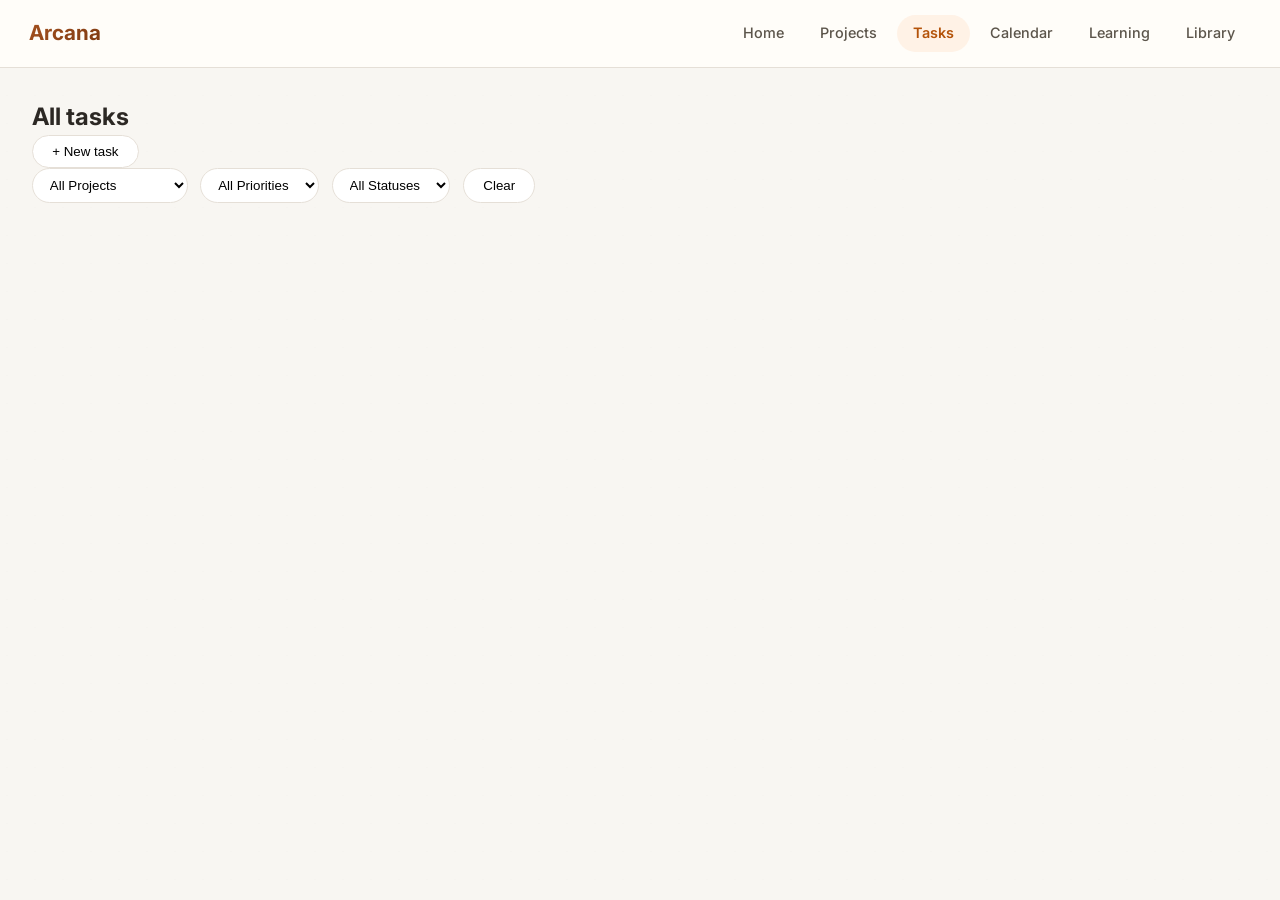
<file: tasks.html>
<!DOCTYPE html>
<html lang="en">
<head>
  <meta charset="UTF-8">
  <title>Arcana – Tasks</title>
  <link href="https://fonts.googleapis.com/css2?family=Inter:opsz,wght@14..32,400;500;600;700&display=swap" rel="stylesheet">
  <link rel="stylesheet" href="css/style.css">
</head>
<body>
<div id="app">
  <nav class="top-nav">
    <div class="logo">Arcana</div>
    <div class="nav-links">
      <a href="home.html" class="nav-link">Home</a>
      <a href="projects.html" class="nav-link">Projects</a>
      <a href="tasks.html" class="nav-link active">Tasks</a>
      <a href="calendar.html" class="nav-link">Calendar</a>
      <a href="learning.html" class="nav-link">Learning</a>
      <a href="library.html" class="nav-link">Library</a>
    </div>
  </nav>
  <main class="main-content">
    <div class="drill-header"><h2>All tasks</h2><button class="back-btn" id="add-task-btn">+ New task</button></div>
    <div class="filters">
      <select id="filter-project"><option value="">All Projects</option><option value="p1">Website Redesign</option><option value="p2">Learn Rust</option><option value="p3">Fitness Routine</option></select>
      <select id="filter-priority"><option value="">All Priorities</option><option>High</option><option>Medium</option><option>Low</option></select>
      <select id="filter-status"><option value="">All Statuses</option><option>Not Started</option><option>In Progress</option><option>Done</option></select>
      <button class="back-btn" id="clear-filters">Clear</button>
    </div>
    <div id="tasks-table"></div>
  </main>
</div>

<script>
  const AIRTABLE_API_KEY = 'pat3c3gEAV8OVrtQR';
  const AIRTABLE_BASE_ID = 'apprEJdW35ZK7yast';
  const TASKS_TABLE = 'Tasks';
  let tasks = [];

  async function fetchTasks() {
    const url = `https://api.airtable.com/v0/${AIRTABLE_BASE_ID}/${TASKS_TABLE}`;
    const res = await fetch(url, { headers: { Authorization: `Bearer ${AIRTABLE_API_KEY}` } });
    const data = await res.json();
    tasks = data.records.map(r => ({ id: r.id, ...r.fields, completed: r.fields.Completed || false }));
    applyFilters();
  }

  async function updateTask(taskId, updates) {
    await fetch(`https://api.airtable.com/v0/${AIRTABLE_BASE_ID}/${TASKS_TABLE}/${taskId}`, {
      method: 'PATCH',
      headers: { Authorization: `Bearer ${AIRTABLE_API_KEY}`, 'Content-Type': 'application/json' },
      body: JSON.stringify({ fields: updates })
    });
    await fetchTasks();
  }

  async function deleteTask(taskId) {
    await fetch(`https://api.airtable.com/v0/${AIRTABLE_BASE_ID}/${TASKS_TABLE}/${taskId}`, {
      method: 'DELETE',
      headers: { Authorization: `Bearer ${AIRTABLE_API_KEY}` }
    });
    await fetchTasks();
  }

  async function addTask(newTask) {
    await fetch(`https://api.airtable.com/v0/${AIRTABLE_BASE_ID}/${TASKS_TABLE}`, {
      method: 'POST',
      headers: { Authorization: `Bearer ${AIRTABLE_API_KEY}`, 'Content-Type': 'application/json' },
      body: JSON.stringify({ fields: newTask })
    });
    await fetchTasks();
  }

  function renderTaskTable(filtered) {
    const container = document.getElementById('tasks-table');
    if (!filtered.length) { container.innerHTML = '<p class="card">No tasks match.</p>'; return; }
    const projectNames = { p1:'Website Redesign', p2:'Learn Rust', p3:'Fitness Routine' };
    container.innerHTML = `<table>
      <thead><tr><th></th><th>Title</th><th>Project</th><th>Due</th><th>Priority</th><th>Status</th><th></th></tr></thead>
      <tbody>${filtered.map(t => `
        <tr data-task-id="${t.id}">
          <td><input type="checkbox" class="task-checkbox-table" ${t.completed ? 'checked' : ''}></td>
          <td class="${t.completed ? 'done' : ''}">${t.Title}</td>
          <td>${projectNames[t.ProjectId]}}</td>
          <td>${t.DueDate || ''}</td>
          <td><span class="priority-${t.Priority.toLowerCase()}">${t.Priority}</span></td>
          <td>${t.Status}</td>
          <td><button class="delete-task-table" style="background:none;border:none;cursor:pointer;color:var(--color-danger);">✖</button></td>
        </tr>`).join('')}</tbody>
    </table>`;
    document.querySelectorAll('.task-checkbox-table').forEach(cb => {
      cb.addEventListener('change', async (e) => {
        const row = e.target.closest('tr');
        const taskId = row.dataset.taskId;
        await updateTask(taskId, { Completed: e.target.checked });
      });
    });
    document.querySelectorAll('.delete-task-table').forEach(btn => {
      btn.addEventListener('click', async (e) => {
        const row = e.target.closest('tr');
        const taskId = row.dataset.taskId;
        await deleteTask(taskId);
      });
    });
  }

  function applyFilters() {
    let filtered = tasks;
    const p = document.getElementById('filter-project').value;
    const pri = document.getElementById('filter-priority').value;
    const st = document.getElementById('filter-status').value;
    if (p) filtered = filtered.filter(t => t.ProjectId === p);
    if (pri) filtered = filtered.filter(t => t.Priority === pri);
    if (st) filtered = filtered.filter(t => t.Status === st);
    renderTaskTable(filtered);
  }

  document.getElementById('add-task-btn').addEventListener('click', async () => {
    const title = prompt('Task title:'); if (!title) return;
    const projectId = prompt('Project ID (p1, p2, p3):', 'p1');
    const dueDate = prompt('Due date (YYYY-MM-DD):', '');
    const priority = prompt('Priority (High/Medium/Low):', 'Medium');
    const status = prompt('Status (Not Started/In Progress/Done):', 'Not Started');
    await addTask({ Title: title, ProjectId: projectId, DueDate: dueDate, Priority: priority, Status: status, Completed: false });
  });

  document.getElementById('filter-project').addEventListener('change', applyFilters);
  document.getElementById('filter-priority').addEventListener('change', applyFilters);
  document.getElementById('filter-status').addEventListener('change', applyFilters);
  document.getElementById('clear-filters').addEventListener('click', () => {
    document.getElementById('filter-project').value = '';
    document.getElementById('filter-priority').value = '';
    document.getElementById('filter-status').value = '';
    applyFilters();
  });

  fetchTasks();
</script>
</body>
</html>
</file>
<file: css/style.css>
/* ============================================================
   Arcana – Soulful, human‑crafted dashboard
   Inspired by Udemy & edX
   ============================================================ */
:root {
  --color-bg: #f8f6f2;
  --color-surface: #ffffff;
  --color-surface-hover: #fefaf5;
  --color-border: #e5dfd7;
  --color-border-light: #eee9e2;
  --color-text: #2c2824;
  --color-text-secondary: #5c554b;
  --color-text-muted: #958e84;
  --color-primary: #b45309;
  --color-primary-soft: #e7bc8e;
  --color-primary-glow: rgba(180, 83, 9, 0.12);
  --color-accent: #9b2c2c;
  --color-accent-glow: rgba(155, 44, 44, 0.2);
  --color-success: #2b6e4f;
  --radius-sm: 8px;
  --radius-md: 14px;
  --radius-lg: 20px;
  --shadow-sm: 0 4px 12px rgba(0,0,0,0.05);
  --shadow-md: 0 12px 24px -12px rgba(0,0,0,0.12);
  --font-sans: 'Inter', system-ui, -apple-system, sans-serif;
}

* {
  margin: 0;
  padding: 0;
  box-sizing: border-box;
}

body {
  font-family: var(--font-sans);
  background: var(--color-bg);
  color: var(--color-text);
  height: 100vh;
  display: flex;
  flex-direction: column;
  overflow: hidden;
  line-height: 1.45;
}

/* subtle paper texture */
body::before {
  content: "";
  position: fixed;
  inset: 0;
  background-image: radial-gradient(circle at 25% 40%, rgba(0,0,0,0.01) 2%, transparent 2.5%);
  background-size: 28px 28px;
  pointer-events: none;
  z-index: 0;
}

#app {
  position: relative;
  z-index: 2;
  display: flex;
  flex-direction: column;
  height: 100vh;
}

/* scrollbar */
::-webkit-scrollbar {
  width: 7px;
  height: 7px;
}
::-webkit-scrollbar-track {
  background: #f0ede8;
  border-radius: 10px;
}
::-webkit-scrollbar-thumb {
  background: #cbbfae;
  border-radius: 10px;
}
::-webkit-scrollbar-thumb:hover {
  background: var(--color-primary);
}

/* top navigation */
.top-nav {
  background: rgba(255, 253, 249, 0.96);
  backdrop-filter: blur(12px);
  border-bottom: 1px solid var(--color-border);
  padding: 0 1.8rem;
  height: 68px;
  display: flex;
  align-items: center;
  justify-content: space-between;
  position: sticky;
  top: 0;
  z-index: 30;
  flex-shrink: 0;
}

.logo {
  font-weight: 700;
  font-size: 1.3rem;
  background: linear-gradient(135deg, #a4511f, #7e3a12);
  -webkit-background-clip: text;
  background-clip: text;
  color: transparent;
}

.nav-links {
  display: flex;
  gap: 0.25rem;
  align-items: center;
}

.nav-link {
  background: transparent;
  border: none;
  padding: 0.5rem 1rem;
  border-radius: 40px;
  font-weight: 500;
  color: var(--color-text-secondary);
  cursor: pointer;
  font-size: 0.9rem;
  text-decoration: none;
  transition: all 0.2s;
}
.nav-link:hover {
  background: #f3efe9;
  color: var(--color-primary);
}
.nav-link.active {
  background: #fff2e6;
  color: var(--color-primary);
  font-weight: 600;
}

/* main content */
.main-content {
  flex: 1;
  padding: 2rem 2rem;
  max-width: 1320px;
  margin: 0 auto;
  width: 100%;
  overflow-y: auto;
  overflow-x: hidden;
}

/* cards, tables, filters, buttons – same as original (all emoji‑free) */
.dashboard-grid {
  display: grid;
  grid-template-columns: repeat(auto-fit, minmax(280px, 1fr));
  gap: 1.8rem;
  margin-top: 1.2rem;
}
.widget {
  background: var(--color-surface);
  border: 1px solid var(--color-border);
  border-radius: var(--radius-lg);
  padding: 1.5rem;
  box-shadow: var(--shadow-sm);
  transition: all 0.2s;
}
.widget:hover {
  transform: translateY(-2px);
  border-color: var(--color-primary-soft);
  box-shadow: var(--shadow-md);
}
.widget-header {
  display: flex;
  justify-content: space-between;
  align-items: center;
  margin-bottom: 1.2rem;
  border-bottom: 1px dashed var(--color-border-light);
  padding-bottom: 0.6rem;
}
.widget-title {
  font-weight: 600;
  font-size: 0.9rem;
  color: var(--color-text-secondary);
  text-transform: uppercase;
}
.view-all {
  color: var(--color-primary);
  font-size: 0.75rem;
  cursor: pointer;
}
.task-item {
  display: flex;
  align-items: center;
  gap: 0.75rem;
  padding: 0.6rem 0;
  border-bottom: 1px solid #f0ebe4;
}
.task-checkbox {
  width: 18px;
  height: 18px;
  border-radius: 4px;
  border: 2px solid #cfc5b8;
  background: white;
  appearance: none;
  cursor: pointer;
}
.task-checkbox:checked {
  background: var(--color-accent);
  border-color: var(--color-accent);
}
.task-checkbox:checked::after {
  content: "✓";
  color: white;
  font-size: 11px;
  display: flex;
  align-items: center;
  justify-content: center;
}
.priority-high, .priority-medium, .priority-low {
  font-size: 0.65rem;
  padding: 0.2rem 0.6rem;
  border-radius: 30px;
  font-weight: 600;
}
.priority-high { background: #fee2e2; color: #b91c1c; }
.priority-medium { background: #fff0db; color: #b45309; }
.priority-low { background: #e6f3ec; color: #2b6e4f; }

.progress-bar {
  width: 100%;
  height: 6px;
  background: #eae3da;
  border-radius: 6px;
  overflow: hidden;
  margin: 0.5rem 0;
}
.progress-fill {
  height: 100%;
  background: linear-gradient(90deg, var(--color-primary), #cc7b3a);
  width: 0%;
}

/* tables, filters, buttons, modals, calendar – keep all original styles */
table {
  width: 100%;
  border-collapse: collapse;
  background: white;
  border-radius: var(--radius-md);
  overflow: hidden;
  border: 1px solid var(--color-border);
}
th, td {
  padding: 0.9rem 1rem;
  border-bottom: 1px solid var(--color-border-light);
  text-align: left;
  font-size: 0.85rem;
}
th {
  background: #faf8f4;
  font-weight: 600;
  text-transform: uppercase;
}
.filters {
  display: flex;
  gap: 0.8rem;
  flex-wrap: wrap;
  margin-bottom: 1.8rem;
}
.filters select, .filters input {
  padding: 0.5rem 0.8rem;
  border: 1px solid var(--color-border);
  border-radius: 40px;
  background: white;
}
.btn, .back-btn {
  background: white;
  border: 1px solid var(--color-border);
  padding: 0.5rem 1.2rem;
  border-radius: 40px;
  font-weight: 500;
  cursor: pointer;
}
.btn:hover, .back-btn:hover {
  background: var(--color-primary);
  border-color: var(--color-primary);
  color: white;
}

/* learning grid, video layout, library grid – same as original */
.grid-3 {
  display: grid;
  grid-template-columns: repeat(auto-fill, minmax(200px, 1fr));
  gap: 1.2rem;
}
.skill-card, .subject-card, .chapter-card {
  background: white;
  border: 1px solid var(--color-border);
  border-radius: var(--radius-md);
  padding: 1.2rem;
  cursor: pointer;
  transition: all 0.2s;
}
.skill-card:hover, .subject-card:hover, .chapter-card:hover {
  border-color: var(--color-primary-soft);
  transform: translateY(-2px);
}
.video-layout {
  display: flex;
  gap: 1.8rem;
  margin-top: 1rem;
}
.player-section { flex: 1; }
.player-placeholder {
  background: #1e1b18;
  border-radius: var(--radius-md);
  aspect-ratio: 16/9;
  overflow: hidden;
}
.chapter-sidebar {
  width: 260px;
  background: white;
  border-radius: var(--radius-md);
  padding: 1.2rem;
  border-left: 3px solid var(--color-primary);
}
.sidebar-chapter-item {
  padding: 0.5rem 0.8rem;
  cursor: pointer;
  border-radius: 30px;
}
.sidebar-chapter-item.active, .sidebar-chapter-item:hover {
  background: #fef3e8;
  color: var(--color-primary);
}
.book-grid {
  display: grid;
  grid-template-columns: repeat(auto-fill, minmax(170px, 1fr));
  gap: 1.5rem;
}
.book-card {
  background: white;
  border-radius: var(--radius-md);
  border: 1px solid var(--color-border);
  overflow: hidden;
  cursor: pointer;
}
.book-card:hover {
  transform: translateY(-3px);
  border-color: var(--color-primary-soft);
}
.book-cover {
  height: 160px;
  background: #f6f2ec;
  display: flex;
  align-items: center;
  justify-content: center;
  font-weight: 600;
  color: var(--color-primary);
}
.status-dot {
  display: inline-block;
  width: 8px;
  height: 8px;
  border-radius: 50%;
  margin-right: 6px;
}
.status-reading { background: var(--color-accent); }
.status-read { background: var(--color-success); }
.status-want { background: #c2410c; }

/* modal */
.modal {
  display: none;
  position: fixed;
  inset: 0;
  background: rgba(0,0,0,0.4);
  backdrop-filter: blur(4px);
  align-items: center;
  justify-content: center;
  z-index: 40;
}
.modal.show { display: flex; }
.modal-content {
  background: white;
  border-radius: 28px;
  padding: 1.8rem;
  max-width: 480px;
  width: 90%;
}
.form-group { margin-bottom: 1rem; }
.form-group label { font-size: 0.8rem; font-weight: 500; display: block; margin-bottom: 0.25rem; }
.form-group input, .form-group select {
  width: 100%;
  padding: 0.6rem;
  border: 1px solid var(--color-border);
  border-radius: 12px;
}
@media (max-width: 768px) {
  .main-content { padding: 1rem; }
  .video-layout { flex-direction: column; }
  .chapter-sidebar { width: 100%; }
}
</file>
